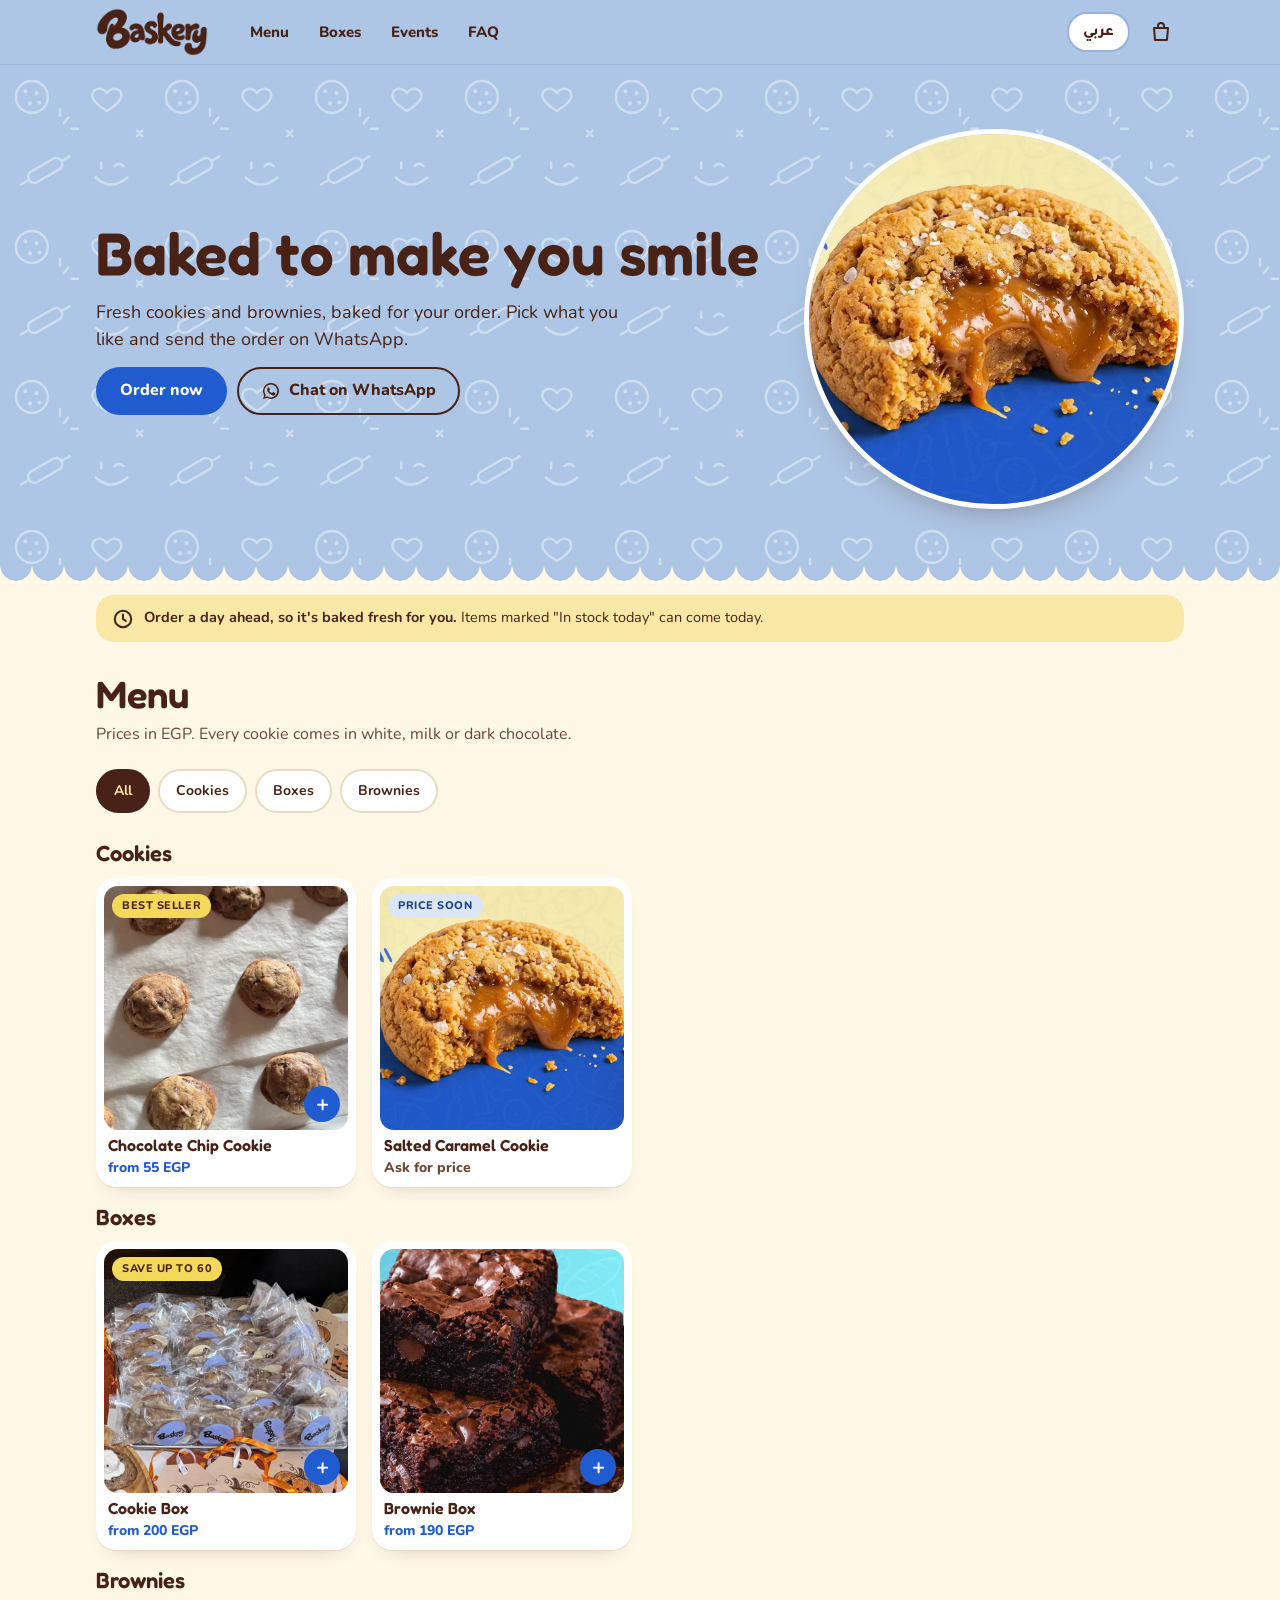
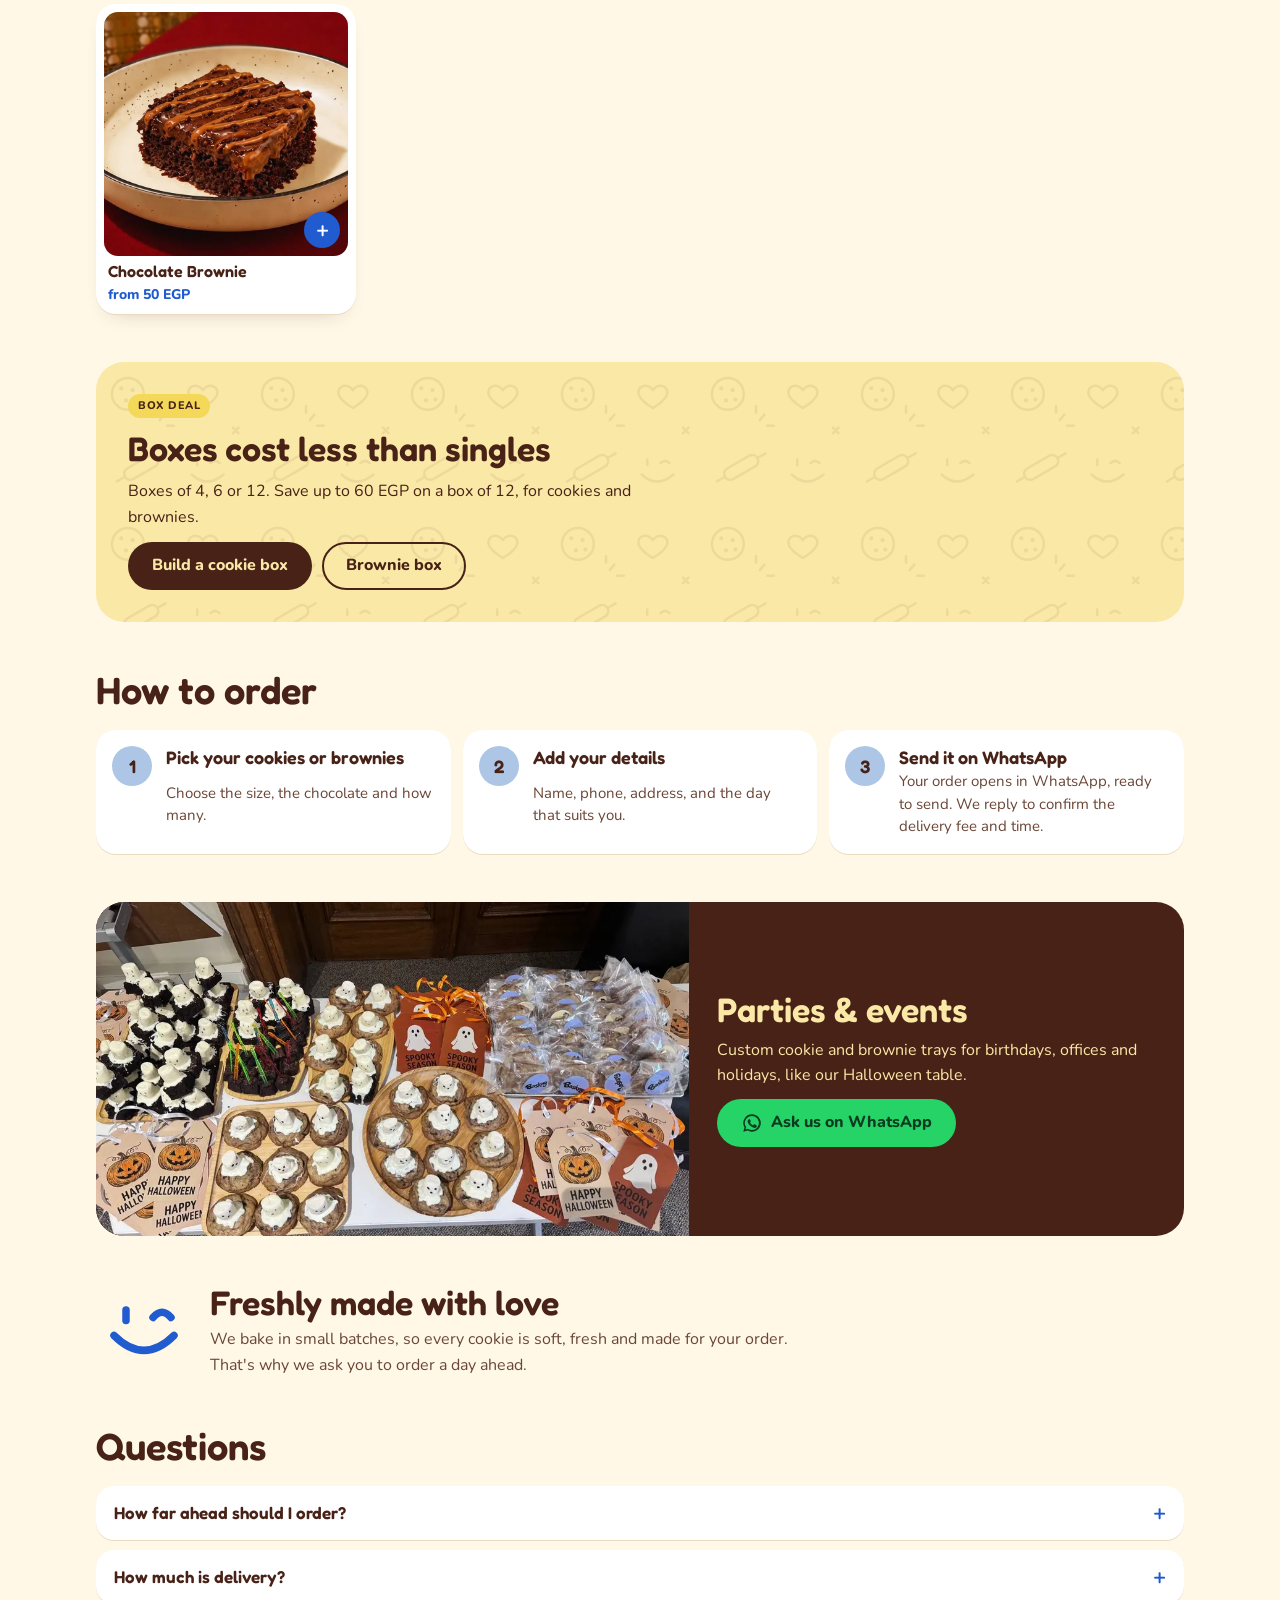
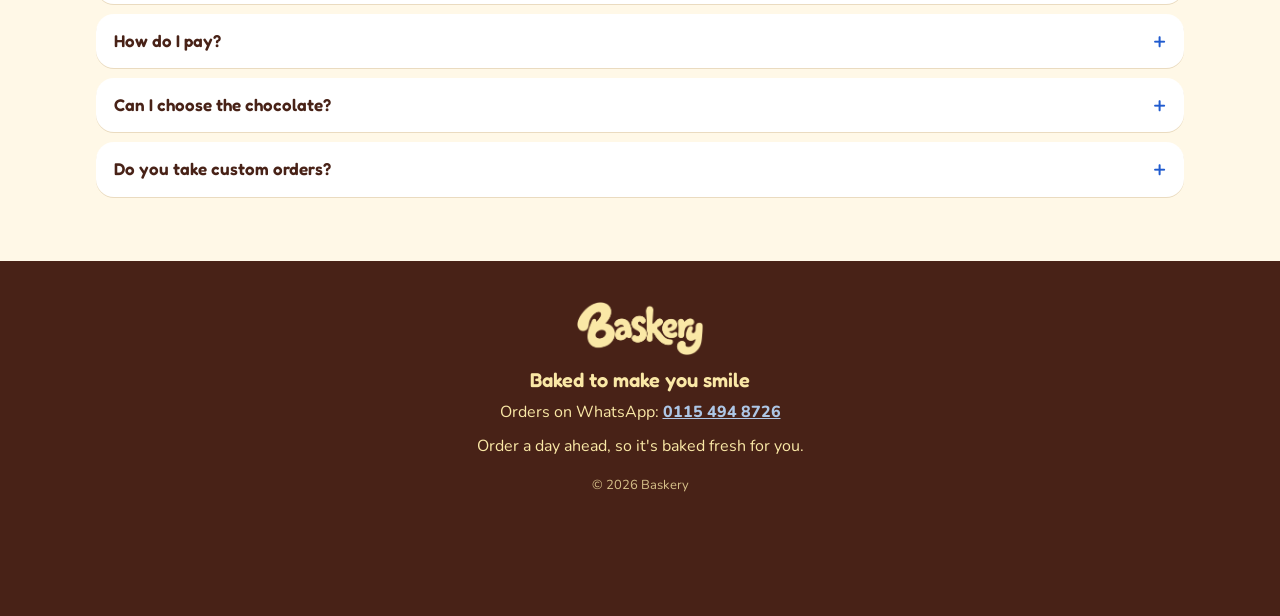
<file: index.html>
<!doctype html>
<html lang="en" dir="ltr">
<head>
  <meta charset="utf-8">
  <meta name="viewport" content="width=device-width, initial-scale=1, viewport-fit=cover">
  <title>Baskery · Fresh cookies &amp; brownies, order on WhatsApp</title>
  <meta name="description" content="Fresh chocolate chip cookies and brownies from Baskery, baked for your order. Choose your size and chocolate, then send your order on WhatsApp.">
  <meta name="theme-color" content="#ADC6E5">
  <link rel="icon" href="/favicon.ico" sizes="any">
  <link rel="icon" href="/assets/img/favicon.png" type="image/png">
  <link rel="apple-touch-icon" href="/assets/img/apple-touch-icon.png">
  <link rel="manifest" href="/site.webmanifest">

  <meta property="og:type" content="website">
  <meta property="og:site_name" content="Baskery">
  <meta property="og:title" content="Baskery · Baked to make you smile">
  <meta property="og:description" content="Fresh cookies and brownies, baked for your order. Order on WhatsApp.">
  <meta property="og:image" content="https://baskery-website.vercel.app/assets/img/og.jpg">
  <meta property="og:image:width" content="1200">
  <meta property="og:image:height" content="630">
  <meta property="og:url" content="https://baskery-website.vercel.app/">
  <meta name="twitter:card" content="summary_large_image">

  <link rel="preconnect" href="https://fonts.googleapis.com">
  <link rel="preconnect" href="https://fonts.gstatic.com" crossorigin>
  <link rel="stylesheet" href="https://fonts.googleapis.com/css2?family=Baloo+Bhaijaan+2:wght@500;600;700&family=Fredoka:wght@500;600&family=Nunito:wght@400;600;700;800&family=Tajawal:wght@400;500;700;800&display=swap">
  <link rel="stylesheet" href="/assets/css/style.css">

  <script type="application/ld+json">
  {
    "@context": "https://schema.org",
    "@type": "Bakery",
    "name": "Baskery",
    "slogan": "Baked to make you smile",
    "telephone": "+201154948726",
    "image": "/assets/img/og.jpg",
    "priceRange": "EGP 50–840",
    "address": { "@type": "PostalAddress", "addressCountry": "EG" }
  }
  </script>
</head>
<body>
  <a class="skip" href="#menu" data-i18n="skip">Skip to the menu</a>

  <header class="site-head">
    <div class="wrap head-in">
      <a class="head-logo" href="#top" aria-label="Baskery" data-i18n-aria="homeLabel"><span class="logo-mask pop"></span></a>
      <nav class="head-nav" aria-label="Sections" data-i18n-aria="sectionsLabel">
        <a href="#menu" data-i18n="navMenu">Menu</a>
        <a href="#boxes" data-i18n="navBoxes">Boxes</a>
        <a href="#events" data-i18n="navEvents">Events</a>
        <a href="#faq" data-i18n="navFaq">FAQ</a>
      </nav>
      <span class="sp"></span>
      <button type="button" class="lang-btn" id="langBtn" lang="ar">عربي</button>
      <a class="icon-btn" href="#cart" id="cartBtn" aria-label="Cart">
        <svg viewBox="0 0 24 24" width="24" height="24" fill="none" stroke="currentColor" stroke-width="2" stroke-linecap="round" stroke-linejoin="round" aria-hidden="true"><path d="M5 8h14l-1 12H6L5 8z"/><path d="M9 8V6a3 3 0 0 1 6 0v2"/></svg>
        <span class="count" id="cartCount" hidden>0</span>
      </a>
    </div>
  </header>

  <div id="home">
    <section class="hero doodle drift" id="top">
      <div class="wrap hero-in">
        <div class="hero-copy">
          <h1 data-i18n="heroTitle">Baked to make you smile</h1>
          <p class="hero-sub" data-i18n="heroSub">Fresh cookies and brownies, baked for your order. Pick what you like and send the order on WhatsApp.</p>
          <div class="hero-actions">
            <a class="btn btn-primary" href="#menu" data-i18n="orderNow">Order now</a>
            <a class="btn btn-ghost" href="https://wa.me/201154948726" target="_blank" rel="noopener" data-wa="helloMsg">
              <svg class="wa-ico" viewBox="0 0 24 24" width="20" height="20" aria-hidden="true"><use href="#i-wa"/></svg><span data-i18n="chatUs">Chat on WhatsApp</span>
            </a>
          </div>
        </div>
        <img class="hero-img" src="/assets/img/hero-cookie.webp" width="560" height="560" alt="A Baskery cookie broken in half with melted caramel inside" data-i18n-alt="heroAlt" fetchpriority="high">
      </div>
    </section>
    <div class="scallop" aria-hidden="true"></div>

    <div class="wrap">
      <p class="ahead">
        <svg viewBox="0 0 24 24" width="22" height="22" fill="none" stroke="currentColor" stroke-width="2.2" stroke-linecap="round" aria-hidden="true"><circle cx="12" cy="12" r="9"/><path d="M12 7v5l3 2"/></svg>
        <span><b data-i18n="aheadTitle">Order a day ahead, so it's baked fresh for you.</b> <span data-i18n="aheadText">Items marked "In stock today" can come today.</span></span>
      </p>
    </div>

    <section class="menu-sec" id="menu" aria-labelledby="menuTitle">
      <div class="wrap">
        <div class="sec-head">
          <h2 id="menuTitle" data-i18n="menuTitle">Menu</h2>
          <p class="muted" data-i18n="menuSub">Prices in EGP. Every cookie comes in white, milk or dark chocolate.</p>
        </div>
      </div>
      <div class="chips-bar"><div class="wrap"><div class="chips" id="menuChips" role="group" aria-label="Categories" data-i18n-aria="categories"></div></div></div>
      <div class="wrap" id="menuGroups" aria-live="polite">
        <p class="loading" data-i18n="loading">Loading the menu…</p>
      </div>
    </section>

    <section class="wrap deal-wrap" id="boxes">
      <div class="deal doodle">
        <span class="badge" data-i18n="dealBadge">Box deal</span>
        <h2 data-i18n="dealTitle">Boxes cost less than singles</h2>
        <p data-i18n="dealText">Boxes of 4, 6 or 12. Save up to 60 EGP on a box of 12, for cookies and brownies.</p>
        <div class="deal-actions">
          <button type="button" class="btn btn-cocoa" data-open="cookie-box" data-i18n="dealCookie">Build a cookie box</button>
          <button type="button" class="btn btn-ghost" data-open="brownie-box" data-i18n="dealBrownie">Brownie box</button>
        </div>
      </div>
    </section>

    <section class="wrap sec" id="how" aria-labelledby="howTitle">
      <h2 id="howTitle" data-i18n="howTitle">How to order</h2>
      <ol class="steps">
        <li><b data-i18n="how1">Pick your cookies or brownies</b><span data-i18n="how1t">Choose the size, the chocolate and how many.</span></li>
        <li><b data-i18n="how2">Add your details</b><span data-i18n="how2t">Name, phone, address, and the day that suits you.</span></li>
        <li><b data-i18n="how3">Send it on WhatsApp</b><span data-i18n="how3t">Your order opens in WhatsApp, ready to send. We reply to confirm the delivery fee and time.</span></li>
      </ol>
    </section>

    <section class="wrap sec" id="events" aria-labelledby="eventsTitle">
      <div class="events">
        <img src="/assets/img/events.webp" width="960" height="540" loading="lazy" alt="A Baskery Halloween table with ghost cookies, brownies and wrapped cookies" data-i18n-alt="eventsAlt">
        <div class="events-txt">
          <h2 id="eventsTitle" data-i18n="eventsTitle">Parties &amp; events</h2>
          <p data-i18n="eventsText">Custom cookie and brownie trays for birthdays, offices and holidays, like our Halloween table.</p>
          <a class="btn btn-wa" href="https://wa.me/201154948726" target="_blank" rel="noopener" data-wa="eventMsg">
            <svg viewBox="0 0 24 24" width="22" height="22" aria-hidden="true"><use href="#i-wa"/></svg><span data-i18n="askUs">Ask us on WhatsApp</span>
          </a>
        </div>
      </div>
    </section>

    <section class="wrap sec story" id="story" aria-labelledby="storyTitle">
      <svg class="wink" viewBox="0 0 64 44" width="96" height="66" fill="none" stroke="currentColor" stroke-width="5" stroke-linecap="round" aria-hidden="true"><path d="M20 8v7"/><path d="M38 13q6-7 12 0"/><path d="M12 25q20 20 40 0"/></svg>
      <div>
        <h2 id="storyTitle" data-i18n="storyTitle">Freshly made with love</h2>
        <p data-i18n="storyText">We bake in small batches, so every cookie is soft, fresh and made for your order. That's why we ask you to order a day ahead.</p>
      </div>
    </section>

    <section class="wrap sec" id="faq" aria-labelledby="faqTitle">
      <h2 id="faqTitle" data-i18n="faqTitle">Questions</h2>
      <div class="faq">
        <details><summary data-i18n="q1">How far ahead should I order?</summary><p data-i18n="a1">At least a day ahead, so we can bake it fresh for you. If something is marked "In stock today", you can order it for today.</p></details>
        <details><summary data-i18n="q2">How much is delivery?</summary><p data-i18n="a2">It depends on your area. We confirm the delivery fee on WhatsApp before we bake.</p></details>
        <details><summary data-i18n="q3">How do I pay?</summary><p data-i18n="a3">You choose how to pay when you order, and we confirm it on WhatsApp.</p></details>
        <details><summary data-i18n="q4">Can I choose the chocolate?</summary><p data-i18n="a4">Yes. Every cookie and cookie box comes in white, milk or dark chocolate.</p></details>
        <details><summary data-i18n="q5">Do you take custom orders?</summary><p data-i18n="a5">Yes, for parties, offices and holidays. Send us the date and the quantity on WhatsApp.</p></details>
      </div>
    </section>
  </div>

  <main id="flow" class="flow" hidden></main>

  <footer class="site-foot">
    <div class="wrap foot-in">
      <span class="logo-mask foot-logo" role="img" aria-label="Baskery"></span>
      <p class="foot-tag" data-i18n="heroTitle">Baked to make you smile</p>
      <p><span data-i18n="footOrders">Orders on WhatsApp:</span> <a href="https://wa.me/201154948726" target="_blank" rel="noopener" dir="ltr" id="footPhone">0115 494 8726</a></p>
      <p data-i18n="aheadTitle">Order a day ahead, so it's baked fresh for you.</p>
      <p class="foot-links" id="footSocial" hidden></p>
      <p class="foot-copy">© <span id="year">2026</span> Baskery</p>
    </div>
  </footer>

  <div class="bar-wrap" id="bar" hidden></div>
  <div class="sheet-wrap" id="sheet" hidden></div>
  <div class="toast" id="toast" role="status" aria-live="polite" hidden></div>

  <noscript>
    <p class="noscript">This site needs JavaScript to take orders. You can also order directly on WhatsApp: <a href="https://wa.me/201154948726">0115 494 8726</a>.</p>
  </noscript>

  <svg width="0" height="0" style="position:absolute" aria-hidden="true">
    <symbol id="i-wa" viewBox="0 0 24 24"><path fill="currentColor" d="M12 2.5a9.5 9.5 0 0 0-8.2 14.3L2.5 21.5l4.8-1.3A9.5 9.5 0 1 0 12 2.5zm0 17.2c-1.5 0-2.9-.4-4.1-1.1l-.3-.2-2.8.8.8-2.7-.2-.3A7.7 7.7 0 1 1 12 19.7z"/><path fill="currentColor" d="M16.3 14.1c-.2-.1-1.4-.7-1.6-.8-.2-.1-.4-.1-.5.1l-.7.9c-.1.2-.3.2-.5.1a6.3 6.3 0 0 1-3.1-2.7c-.2-.4.2-.4.7-1.3.1-.2 0-.3 0-.4l-.7-1.7c-.2-.5-.4-.4-.5-.4h-.5a.9.9 0 0 0-.7.3 2.8 2.8 0 0 0-.9 2.1c0 1.2.9 2.4 1 2.6.1.2 1.8 2.7 4.3 3.8 1.6.7 2.2.8 3 .6.5-.1 1.4-.6 1.6-1.1.2-.6.2-1 .1-1.1l-.5-.3z"/></symbol>
  </svg>

  <script src="/assets/js/app.js" defer></script>
</body>
</html>
</file>
<file: assets/css/style.css>
/* Baskery: brand tokens from the website plan (Draft 2). */
:root {
  --cocoa: #482217; --cocoa-2: #6B4636; --sky: #ADC6E5; --sky-soft: #DCE7F5; --sky-line: #97B3DA;
  --butter: #FAE8A6; --cream: #FFF8E7; --paper: #FFFFFF; --line: #EADBC0;
  --blue: #205BCF; --blue-ink: #173F94; --blue-wash: #EAF0FC; --sunny: #F3D859;
  --wa: #25D366; --wa-ink: #0B3B20; --error: #B3261E; --cookie: #D49A57;
  --shade: rgba(72, 34, 23, .38); --scrim: rgba(41, 20, 13, .5);
  --wa-wall: #EFE7DC; --wa-bubble: #D9FDD3; --wa-text: #111B21; --wa-meta: #667781;
  --display: "Fredoka", "Baloo Bhaijaan 2", ui-rounded, "Arial Rounded MT Bold", system-ui, sans-serif;
  --body: "Nunito", "Tajawal", system-ui, -apple-system, "Segoe UI", Roboto, sans-serif;
  --ar-display: "Baloo Bhaijaan 2", "Fredoka", system-ui, sans-serif;
  --ar-body: "Tajawal", "Nunito", system-ui, sans-serif;
  --ease-out: cubic-bezier(.2, .8, .2, 1); --ease-bounce: cubic-bezier(.34, 1.56, .64, 1);
  --head-h: 64px;
  --gutter-l: max(16px, env(safe-area-inset-left, 0px));
  --gutter-r: max(16px, env(safe-area-inset-right, 0px));
  --doodle-img: url("data:image/svg+xml,%3Csvg xmlns='http://www.w3.org/2000/svg' width='160' height='160' viewBox='0 0 160 160' fill='none' stroke='black' stroke-width='2.6' stroke-linecap='round' stroke-linejoin='round'%3E%3Ccircle cx='34' cy='34' r='17'/%3E%3Cpath d='M27 28h.01M39 30h.01M32 41h.01M42 40h.01' stroke-width='4.5'/%3E%3Cpath d='M114 30c-5-8-18-5-15 5 2 6 10 11 15 14 5-3 13-8 15-14 3-10-10-13-15-5z'/%3E%3Cg transform='rotate(-30 48 112)'%3E%3Crect x='28' y='106' width='40' height='13' rx='6.5'/%3E%3Cpath d='M18 112.5h10M68 112.5h10'/%3E%3C/g%3E%3Cpath d='M108 104v6M122 108q5-5 10 0M102 120q16 15 34 0'/%3E%3Cpath d='M68 62l5-6M76 68h7M64 54v-7'/%3E%3Cpath d='M146 70l6 6M152 70l-6 6'/%3E%3C/svg%3E");
  color-scheme: light;
}

*, *::before, *::after { box-sizing: border-box; }
html { scroll-behavior: smooth; scroll-padding-top: calc(var(--head-h) + 64px); -webkit-text-size-adjust: 100%; }
html.lock { overflow: hidden; }
body { margin: 0; background: var(--cream); color: var(--cocoa); font: 400 16px/1.6 var(--body); -webkit-font-smoothing: antialiased; }
html:lang(ar) body { font-family: var(--ar-body); }
img { max-width: 100%; display: block; }
button, input, select, textarea { font: inherit; color: inherit; }
button { cursor: pointer; }
button:disabled { cursor: not-allowed; }
a { color: var(--blue); }
:focus-visible { outline: 3px solid var(--blue); outline-offset: 2px; }
h1, h2, h3 { font-family: var(--display); font-weight: 600; line-height: 1.1; text-wrap: balance; margin: 0; }
html:lang(ar) :is(h1, h2, h3, .pcard .nm, .opt .o-main, .flow-title, .line b, summary, .steps b) { font-family: var(--ar-display); }
html:lang(ar) :is(.badge, legend) { letter-spacing: 0; text-transform: none; }
p { margin: 0; }
[hidden] { display: none !important; }
.wrap { max-width: 1120px; margin-inline: auto; padding-left: var(--gutter-l); padding-right: var(--gutter-r); }
.muted { color: var(--cocoa-2); }
.skip { position: absolute; left: 12px; top: -60px; z-index: 50; padding: 10px 16px; border-radius: 999px; background: var(--cocoa); color: var(--butter); font-weight: 800; }
.skip:focus { top: 12px; }

/* brand marks */
.logo-mask { display: block; aspect-ratio: 1068 / 458; background: var(--logo, var(--cocoa)); -webkit-mask: url(/assets/img/logo.png) center / contain no-repeat; mask: url(/assets/img/logo.png) center / contain no-repeat; }
.doodle { position: relative; isolation: isolate; }
.doodle::before { content: ""; position: absolute; inset: 0; z-index: -1; pointer-events: none; background: var(--doodle, #FFFFFF); opacity: var(--doodle-o, .4); -webkit-mask: var(--doodle-img) 0 0 / 150px 150px repeat; mask: var(--doodle-img) 0 0 / 150px 150px repeat; }
.drift::before { animation: drift 60s linear infinite; }
.wink { display: block; color: var(--blue); }
.wink-anim .eye-open { opacity: 0; transform-box: fill-box; transform-origin: center; }
.wink-anim .mouth { transform-box: fill-box; transform-origin: center; }
.wink-anim.play .eye-open { animation: eye-close .9s ease both; }
.wink-anim.play .eye-wink { animation: wink-in .9s ease both; }
.wink-anim.play .mouth { animation: smile .9s var(--ease-bounce) both; }
.crumb { position: absolute; left: 50%; top: 50%; border-radius: 50%; pointer-events: none; }
@keyframes drift { to { -webkit-mask-position: 150px 150px; mask-position: 150px 150px; } }
@keyframes eye-close { 0%, 30% { opacity: 1; transform: scaleY(1); } 42% { opacity: 1; transform: scaleY(.1); } 46%, 100% { opacity: 0; } }
@keyframes wink-in { 0%, 40% { opacity: 0; } 50%, 100% { opacity: 1; } }
@keyframes smile { 0%, 35% { transform: scale(.88); } 62% { transform: scale(1.1); } 100% { transform: none; } }
@keyframes logo-pop { 0% { transform: translateY(-30px); opacity: 0; } 50% { transform: translateY(0) scale(1.1, .86); opacity: 1; } 72% { transform: scale(.96, 1.05); } 100% { transform: none; } }
@keyframes bump { 0% { transform: scale(1); } 40% { transform: scale(1.5); } 100% { transform: scale(1); } }
@keyframes sheet-up { from { transform: translateY(60px); opacity: 0; } to { transform: none; opacity: 1; } }
@keyframes fade-up { from { transform: translateY(10px); opacity: 0; } to { transform: none; opacity: 1; } }

/* header */
body::before { content: ""; position: fixed; inset: 0 0 auto; height: env(safe-area-inset-top, 0px); z-index: 31; background: var(--sky); }
.site-head { position: sticky; top: env(safe-area-inset-top, 0px); z-index: 30; background: var(--sky); border-bottom: 1px solid var(--sky-line); }
.head-in { display: flex; align-items: center; gap: 8px; height: var(--head-h); }
.head-logo { flex: none; width: 112px; padding: 6px 0; }
.head-logo .pop { animation: logo-pop .6s var(--ease-bounce) both; }
.head-nav { display: none; gap: 2px; margin-inline-start: 20px; }
.head-nav a { color: var(--cocoa); text-decoration: none; font-weight: 800; font-size: 15px; padding: 10px 14px; border-radius: 999px; }
.head-nav a:hover { background: var(--sky-soft); }
.sp { flex: 1; }
.lang-btn { flex: none; min-height: 40px; padding: 0 14px; border-radius: 999px; border: 2px solid var(--sky-line); background: var(--paper); color: var(--cocoa); font: 800 14px/1 var(--body); }
.lang-btn[lang="ar"] { font-family: var(--ar-body); font-size: 15px; }
.icon-btn { position: relative; flex: none; width: 46px; height: 46px; border: 0; border-radius: 999px; background: transparent; color: var(--cocoa); display: grid; place-items: center; text-decoration: none; }
.icon-btn:hover { background: var(--sky-soft); }
.count { position: absolute; top: 3px; inset-inline-end: 0; min-width: 20px; height: 20px; padding: 0 5px; border-radius: 10px; background: var(--blue); color: #FFFFFF; font: 800 11px/20px var(--body); text-align: center; }
.count.bump { animation: bump .45s var(--ease-bounce); }

/* hero */
.hero { background: var(--sky); --doodle: #FFFFFF; --doodle-o: .42; }
.hero-in { display: grid; grid-template-columns: minmax(0, 1fr) 128px; gap: 16px; align-items: center; padding-block: 24px 20px; }
.hero h1 { font-size: clamp(32px, 7vw, 60px); line-height: 1.02; }
.hero-copy { display: grid; gap: 14px; justify-items: start; }
.hero-sub { font-size: 16px; line-height: 1.5; max-width: 48ch; }
.hero-actions { display: flex; flex-wrap: wrap; gap: 10px; }
.hero-img { width: 128px; height: 128px; border-radius: 50%; object-fit: cover; border: 5px solid var(--paper); box-shadow: 0 16px 30px -16px var(--shade); align-self: start; margin-top: 6px; }
.scallop { height: 16px; background: radial-gradient(circle at 50% 0, var(--sky) 15.5px, transparent 16px) 0 0 / 32px 16px repeat-x; }
.ahead { display: flex; align-items: flex-start; gap: 10px; margin-top: 14px; padding: 12px 16px; border-radius: 18px; background: var(--butter); font-size: 14.5px; line-height: 1.45; }
.ahead svg { flex: none; margin-top: 1px; }

/* sections */
.sec { padding-block: 48px 0; }
.sec > h2, .sec-head h2 { font-size: clamp(26px, 4vw, 38px); }
.sec-head { display: grid; gap: 6px; padding-top: 32px; }
.menu-sec { scroll-margin-top: var(--head-h); }
.chips-bar { position: sticky; top: calc(env(safe-area-inset-top, 0px) + var(--head-h)); z-index: 20; background: var(--cream); padding-block: 12px 10px; margin-top: 10px; }
.chips { display: flex; gap: 8px; overflow-x: auto; scrollbar-width: none; }
.chips::-webkit-scrollbar { display: none; }
.cat { scroll-margin-top: calc(var(--head-h) + 72px); padding-top: 18px; display: grid; gap: 12px; }
.cat h3 { font-size: 22px; }
.grid { display: grid; grid-template-columns: repeat(2, minmax(0, 1fr)); gap: 12px; }
.loading, .load-error { padding: 24px 0; color: var(--cocoa-2); font-weight: 700; }

/* components */
.btn { display: inline-flex; align-items: center; justify-content: center; gap: 8px; min-height: 48px; padding: 0 22px; border-radius: 999px; border: 2px solid transparent; font: 800 16px/1.1 var(--body); text-decoration: none; text-align: center; cursor: pointer; transition: transform .12s ease, background-color .12s ease; }
.btn:active { transform: scale(.97); }
.btn-primary { background: var(--blue); color: #FFFFFF; }
.btn-primary:hover { background: var(--blue-ink); }
.btn-wa { background: var(--wa); color: var(--wa-ink); }
.btn-ghost { background: transparent; color: var(--cocoa); border-color: var(--cocoa); }
.btn-cocoa { background: var(--cocoa); color: var(--butter); }
.btn-block { width: 100%; }
.btn-sm { min-height: 44px; padding: 0 16px; font-size: 14px; }
.btn[aria-disabled="true"], .btn:disabled { opacity: .5; }
.chip { flex: none; min-height: 44px; padding: 0 16px; border-radius: 999px; border: 2px solid var(--line); background: var(--paper); color: var(--cocoa); font: 700 14px/1 var(--body); white-space: nowrap; }
.chip[aria-pressed="true"] { background: var(--cocoa); border-color: var(--cocoa); color: var(--butter); }
.chip:disabled { background: transparent; border-style: dashed; color: var(--cocoa-2); }
.badge { display: inline-flex; align-items: center; height: 24px; padding: 0 10px; border-radius: 999px; background: var(--sunny); color: var(--cocoa); font: 800 11px/1 var(--body); letter-spacing: .05em; text-transform: uppercase; white-space: nowrap; }
.badge.soon { background: var(--sky-soft); color: var(--blue-ink); }
.badge.season { background: var(--cocoa); color: var(--butter); }
.badge.today { background: var(--blue); color: #FFFFFF; }
.pcard { position: relative; display: grid; gap: 6px; align-content: start; width: 100%; padding: 8px 8px 12px; border: 0; border-radius: 20px; background: var(--paper); color: var(--cocoa); text-align: start; box-shadow: 0 1px 0 var(--line), 0 10px 22px -16px var(--shade); }
.pcard:hover { box-shadow: 0 1px 0 var(--line), 0 14px 26px -14px var(--shade); }
.pcard .pimg { position: relative; display: block; aspect-ratio: 1; border-radius: 14px; overflow: hidden; background: var(--butter); }
.pcard .pimg img { width: 100%; height: 100%; object-fit: cover; }
.pcard .badge { position: absolute; top: 8px; inset-inline-start: 8px; }
.pcard .plus { position: absolute; bottom: 8px; inset-inline-end: 8px; width: 36px; height: 36px; border-radius: 50%; background: var(--blue); color: #FFFFFF; display: grid; place-items: center; font: 700 22px/1 var(--body); }
.pcard .nm { font: 600 16px/1.2 var(--display); padding-inline: 4px; }
.pcard .pr { font: 800 14px/1 var(--body); color: var(--blue); padding-inline: 4px; }
.pcard .pr.soon { color: var(--cocoa-2); }
.opts { display: grid; grid-template-columns: repeat(3, minmax(0, 1fr)); gap: 8px; }
.opt { display: grid; justify-items: center; align-content: center; gap: 3px; min-height: 76px; padding: 10px 4px; border-radius: 16px; border: 2px solid var(--line); background: var(--paper); color: var(--cocoa); text-align: center; }
.opt[aria-pressed="true"] { border-color: var(--blue); background: var(--blue-wash); box-shadow: inset 0 0 0 1px var(--blue); }
.opt .o-main { font: 600 17px/1.1 var(--display); }
.opt .o-sub { font: 700 13px/1.2 var(--body); color: var(--cocoa-2); }
.opt .o-save { font: 800 10.5px/1 var(--body); background: var(--sunny); color: var(--cocoa); border-radius: 999px; padding: 4px 7px; margin-top: 2px; }
.cdot { display: block; border-radius: 50%; background: var(--cookie); box-shadow: inset 0 -2px 0 rgba(72, 34, 23, .25); }
.swdot { display: block; width: 22px; height: 22px; border-radius: 50%; border: 2px solid var(--line); }
.stepper { display: inline-flex; align-items: center; border: 2px solid var(--line); border-radius: 999px; background: var(--paper); }
.stepper button { width: 42px; height: 42px; border: 0; background: transparent; border-radius: 999px; color: var(--cocoa); font: 700 22px/1 var(--body); display: grid; place-items: center; }
.stepper output { min-width: 26px; text-align: center; font: 800 16px/1 var(--body); font-variant-numeric: tabular-nums; }
.note { padding: 12px 14px; border-radius: 16px; background: var(--butter); font-size: 14px; line-height: 1.45; }
.note.blue { background: var(--blue-wash); color: var(--blue-ink); font-weight: 700; }

/* deal, steps, events, story, faq */
.deal-wrap { padding-top: 48px; }
.deal { padding: 24px; border-radius: 28px; background: var(--butter); display: grid; gap: 12px; justify-items: start; overflow: hidden; --doodle: var(--cocoa); --doodle-o: .07; }
.deal h2 { font-size: clamp(24px, 4vw, 34px); }
.deal p { max-width: 52ch; }
.deal-actions { display: flex; flex-wrap: wrap; gap: 10px; }
.steps { list-style: none; margin: 18px 0 0; padding: 0; display: grid; gap: 12px; counter-reset: s; }
.steps li { counter-increment: s; display: grid; grid-template-columns: 40px minmax(0, 1fr); column-gap: 14px; row-gap: 2px; padding: 16px; border-radius: 20px; background: var(--paper); box-shadow: 0 1px 0 var(--line); }
.steps li::before { content: counter(s); grid-row: span 2; width: 40px; height: 40px; border-radius: 50%; background: var(--sky); display: grid; place-items: center; font: 600 18px/1 var(--display); }
.steps b { font: 600 18px/1.25 var(--display); }
.steps span { color: var(--cocoa-2); font-size: 15px; line-height: 1.5; }
.events { display: grid; border-radius: 28px; overflow: hidden; background: var(--cocoa); color: var(--butter); }
.events img { width: 100%; aspect-ratio: 16 / 9; object-fit: cover; }
.events-txt { padding: 20px; display: grid; gap: 10px; justify-items: start; }
.events h2 { font-size: clamp(24px, 4vw, 34px); }
.story { display: grid; grid-template-columns: auto minmax(0, 1fr); gap: 18px; align-items: center; }
.story h2 { font-size: clamp(24px, 4vw, 34px); margin-bottom: 6px; }
.story p { max-width: 60ch; color: var(--cocoa-2); }
.faq { display: grid; gap: 10px; margin-top: 18px; }
.faq details { border-radius: 18px; background: var(--paper); box-shadow: 0 1px 0 var(--line); }
.faq summary { cursor: pointer; list-style: none; padding: 16px 18px; font: 600 17px/1.3 var(--display); display: flex; justify-content: space-between; gap: 12px; }
.faq summary::-webkit-details-marker { display: none; }
.faq summary::after { content: "+"; font: 700 22px/1 var(--body); color: var(--blue); }
.faq details[open] summary::after { content: "−"; }
.faq details p { padding: 0 18px 16px; color: var(--cocoa-2); }

/* footer */
.site-foot { margin-top: 64px; background: var(--cocoa); color: var(--butter); padding-block: 40px calc(120px + env(safe-area-inset-bottom, 0px)); }
.foot-in { display: grid; gap: 8px; justify-items: center; text-align: center; }
.foot-logo { width: 130px; --logo: var(--butter); margin-bottom: 4px; }
.foot-tag { font: 600 20px/1.2 var(--display); }
.site-foot a { color: var(--sky); font-weight: 800; }
.foot-links { display: flex; gap: 16px; }
.foot-copy { font-size: 13px; opacity: .8; margin-top: 8px; }
.noscript { margin: 16px; padding: 16px; border-radius: 16px; background: var(--butter); font-weight: 700; }

/* bottom bar */
.bar-wrap { position: fixed; left: 0; right: 0; bottom: 0; z-index: 25; padding: 10px var(--gutter-r) calc(12px + env(safe-area-inset-bottom, 0px)) var(--gutter-l); background: linear-gradient(to top, var(--cream) 72%, rgba(255, 248, 231, 0)); }
.bar-in { max-width: 560px; margin-inline: auto; display: grid; gap: 8px; }
.cartbar { display: flex; align-items: center; justify-content: space-between; gap: 10px; width: 100%; min-height: 58px; padding: 0 6px 0 22px; border: 0; border-radius: 999px; background: var(--blue); color: #FFFFFF; font: 800 16px/1.1 var(--body); text-align: start; text-decoration: none; box-shadow: 0 12px 24px -14px var(--blue-ink); }
html[dir="rtl"] .cartbar { padding: 0 22px 0 6px; }
.cartbar .sum { flex: none; background: var(--blue-ink); border-radius: 999px; padding: 13px 15px; font-variant-numeric: tabular-nums; }
.cartbar:disabled { opacity: .55; }
.toast { position: fixed; left: 50%; bottom: calc(96px + env(safe-area-inset-bottom, 0px)); transform: translateX(-50%); z-index: 45; padding: 11px 18px; border-radius: 999px; background: var(--cocoa); color: var(--butter); font: 800 14px/1.2 var(--body); white-space: nowrap; box-shadow: 0 10px 20px -10px var(--shade); animation: fade-up .2s var(--ease-out); }

/* product sheet */
.sheet-wrap { position: fixed; inset: 0; z-index: 40; display: flex; align-items: flex-end; justify-content: center; }
.sheet-backdrop { position: absolute; inset: 0; background: var(--scrim); }
.sheet { position: relative; width: 100%; max-width: 560px; max-height: 92vh; max-height: 92dvh; overflow-y: auto; overscroll-behavior: contain; background: var(--cream); border-radius: 28px 28px 0 0; padding-bottom: env(safe-area-inset-bottom, 0px); }
.sheet.enter { animation: sheet-up .34s var(--ease-out); }
.sh-handle { width: 40px; height: 5px; border-radius: 3px; background: var(--line); margin: 8px auto; }
.sh-img { height: 200px; margin: 0 14px; border-radius: 20px; overflow: hidden; background: var(--butter); }
.sh-img img { width: 100%; height: 100%; object-fit: cover; }
.sh-close { position: absolute; top: 24px; inset-inline-end: 24px; width: 42px; height: 42px; border-radius: 50%; border: 0; background: var(--paper); color: var(--cocoa); display: grid; place-items: center; box-shadow: 0 4px 10px -4px var(--shade); }
.sh-body { display: grid; gap: 16px; padding: 14px 18px 4px; }
.sh-body h2 { font-size: 24px; }
.sh-body fieldset { border: 0; margin: 0; padding: 0; min-width: 0; }
.sh-body legend { padding: 0; margin-bottom: 8px; font: 800 12px/1 var(--body); letter-spacing: .08em; text-transform: uppercase; color: var(--cocoa-2); }
.qty-row { display: flex; align-items: center; justify-content: space-between; }
.qty-row .lbl { font: 800 15px/1 var(--body); }
.sh-foot { position: sticky; bottom: 0; padding: 12px 18px 14px; background: var(--cream); box-shadow: 0 -10px 16px -14px var(--shade); }

/* order flow */
.flow { max-width: 560px; margin-inline: auto; padding: 8px var(--gutter-r) 140px var(--gutter-l); min-height: 70vh; animation: fade-up .25s var(--ease-out); }
.flow-head { display: flex; align-items: center; gap: 8px; padding-block: 12px 8px; }
.flow-head .icon-btn:hover { background: var(--sky-soft); }
.flow-title { display: grid; gap: 2px; }
.flow-title h1 { font-size: 24px; outline: none; }
.flow-title span { font: 700 13px/1 var(--body); color: var(--cocoa-2); }
html[dir="rtl"] .flip { transform: scaleX(-1); }
.flow-body { display: grid; gap: 16px; }
.lines { list-style: none; margin: 0; padding: 0; }
.line { display: grid; grid-template-columns: 72px minmax(0, 1fr); gap: 12px; padding: 14px 0; border-bottom: 1px solid var(--line); }
.line img { width: 72px; height: 72px; border-radius: 14px; object-fit: cover; }
.line b { font: 600 16px/1.2 var(--display); display: block; }
.line .opts-txt { font-size: 13.5px; color: var(--cocoa-2); }
.line-row { display: flex; align-items: center; justify-content: space-between; gap: 8px; margin-top: 8px; }
.line-price { font: 800 16px/1 var(--body); font-variant-numeric: tabular-nums; }
.tip { display: flex; align-items: center; gap: 12px; justify-content: space-between; padding: 12px 14px; border-radius: 16px; background: var(--butter); font-size: 14px; line-height: 1.4; font-weight: 700; }
.sumlist { margin: 0; display: grid; gap: 8px; padding: 16px; border-radius: 18px; background: var(--paper); }
.sumlist div { display: flex; justify-content: space-between; gap: 12px; }
.sumlist dt { font-weight: 700; }
.sumlist dd { margin: 0; font-weight: 800; font-variant-numeric: tabular-nums; text-align: end; }
.sumlist .total { padding-top: 8px; border-top: 1px dashed var(--line); font-size: 17px; }
.a-link { border: 0; background: transparent; color: var(--blue); font: 800 15px/1 var(--body); padding: 10px 0; text-decoration: underline; text-underline-offset: 3px; justify-self: start; }
.field { display: grid; gap: 6px; }
.field label, .field .lbl { font: 800 14px/1.2 var(--body); }
.field input, .field textarea, .field select { width: 100%; min-height: 50px; padding: 11px 14px; border-radius: 14px; border: 2px solid var(--line); background: var(--paper); color: var(--cocoa); font: 600 16px/1.3 var(--body); }
.field textarea { min-height: 80px; resize: vertical; }
.field input::placeholder, .field textarea::placeholder { color: #A08A7C; }
.field :is(input, textarea, select):focus { outline: none; border-color: var(--blue); box-shadow: 0 0 0 3px var(--blue-wash); }
.field.has-err :is(input, textarea, select) { border-color: var(--error); }
.err { color: var(--error); font: 700 13px/1.3 var(--body); }
.hint { font: 700 13px/1.4 var(--body); color: var(--cocoa-2); }
.seg { display: flex; flex-wrap: wrap; gap: 8px; }
.seg .chip { flex: 1 1 auto; min-width: 0; }
.wa-chat { background: var(--wa-wall); border-radius: 18px; padding: 14px 12px; }
.wa-bubble { position: relative; margin-inline-start: 22px; background: var(--wa-bubble); color: var(--wa-text); border-radius: 12px 12px 4px 12px; padding: 9px 11px 22px; font: 400 14.5px/1.45 system-ui, -apple-system, "Segoe UI", Roboto, sans-serif; white-space: pre-wrap; overflow-wrap: anywhere; box-shadow: 0 1px 1px rgba(0, 0, 0, .08); }
.wa-time { position: absolute; bottom: 4px; inset-inline-end: 10px; font-size: 11px; color: var(--wa-meta); }
.empty, .done { display: grid; justify-items: center; text-align: center; gap: 12px; padding: 40px 12px 12px; }
.empty .wink { width: 90px; height: 62px; }
.wink-wrap { position: relative; display: block; }
.done .wink { width: 130px; height: 90px; }
.done h1 { font-size: 30px; }
.order-no { padding: 10px 18px; border-radius: 999px; background: var(--sky); font-weight: 800; }

/* wider screens */
@media (min-width: 640px) {
  .hero-in { grid-template-columns: minmax(0, 1fr) 240px; gap: 32px; padding-block: 48px 40px; }
  .hero-img { width: 240px; height: 240px; margin: 0; align-self: center; }
  .hero-sub { font-size: 18px; }
  .grid { grid-template-columns: repeat(3, minmax(0, 1fr)); gap: 16px; }
  .steps { grid-template-columns: repeat(3, minmax(0, 1fr)); }
  .events { grid-template-columns: 1.2fr 1fr; align-items: center; }
  .events img { height: 100%; aspect-ratio: auto; min-height: 300px; }
  .events-txt { padding: 28px; }
  .deal { padding: 32px; }
  .sheet-wrap { align-items: center; padding: 24px; }
  .sheet { border-radius: 28px; max-height: 88vh; }
  .sh-handle { visibility: hidden; }
}
@media (min-width: 900px) {
  .head-nav { display: flex; }
  .hero-in { grid-template-columns: minmax(0, 1fr) 380px; padding-block: 64px 56px; }
  .hero-img { width: 380px; height: 380px; }
  .grid { grid-template-columns: repeat(4, minmax(0, 1fr)); }
}
@media (max-width: 380px) {
  .hero-in { grid-template-columns: minmax(0, 1fr) 104px; }
  .hero-img { width: 104px; height: 104px; }
  .lang-btn { padding: 0 10px; }
  .head-logo { width: 100px; }
}
@media (prefers-reduced-motion: reduce) {
  html { scroll-behavior: auto; }
  *, *::before { animation: none !important; transition: none !important; }
  .wink-anim .eye-wink { opacity: 1; }
}
</file>
